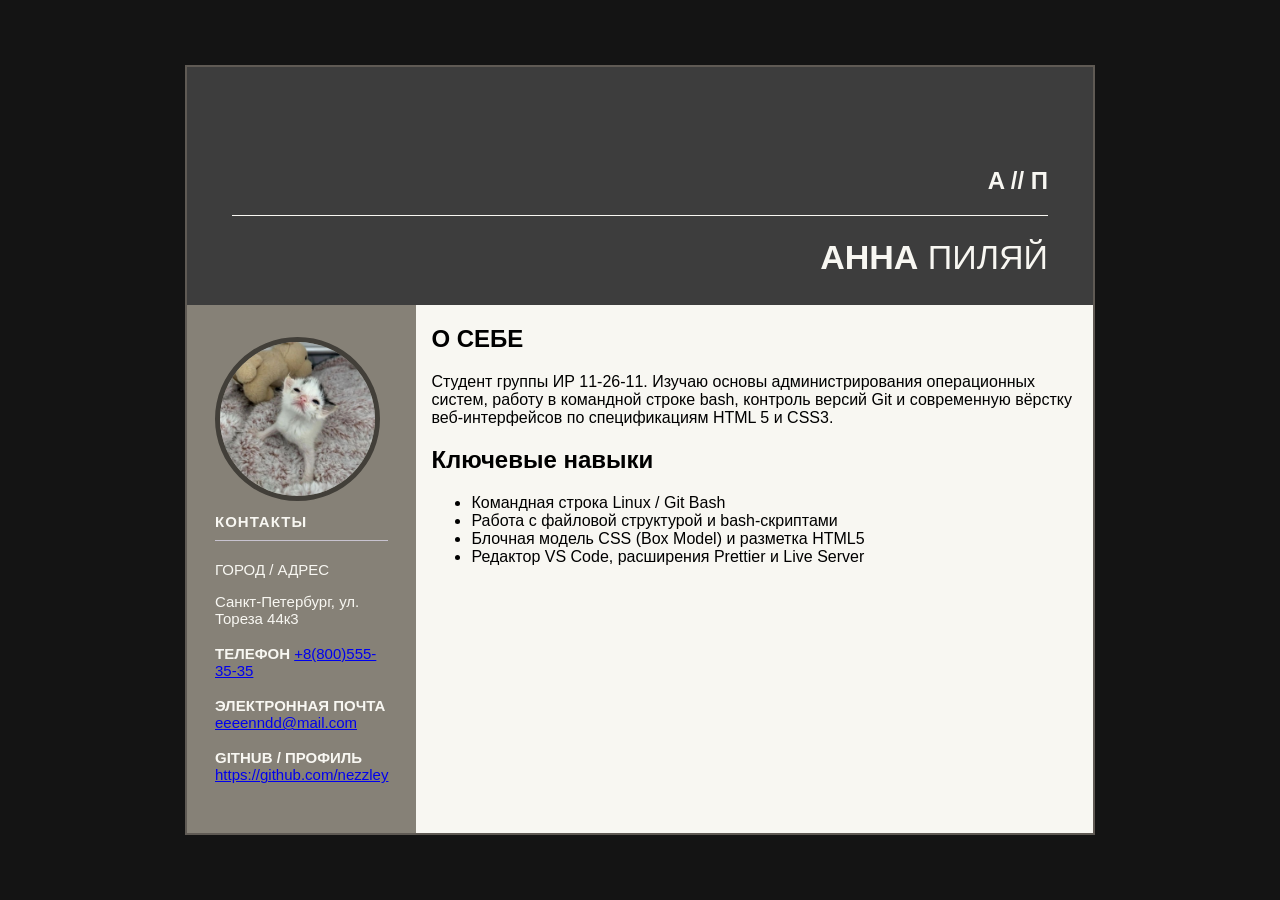
<file: PR 5/index.html>
<!DOCTYPE html>
<html lang="ru">
<head>
    <meta charset="UTF-8">
    <meta name="viewport" content="width=device-width, initial-scale=1.0">
    <title>визитка</title>
    <link rel="stylesheet" href="style.css">
</head>
<body>
    <div class="resume">
        <header>
            <div class="logo">A // П</div>
            <h1><strong>Анна</strong> Пиляй</h1>
        </header>
            <div class="content">
            <aside class="sibar">
                <img src="cb1ba4a08e3291b3bfa7485960517364.jpg" alt="я" class="etoya">
                <h2 class="sibar-title">КОНТАКТЫ</h2>
            <div class="contact">ГОРОД / АДРЕС 
                <p>Санкт-Петербург, ул. Тореза 44к3</p> 
            </div>
            <div class="contact">
                <strong>ТЕЛЕФОН</strong>
                <a href="tel: +88005553535"> +8(800)555-35-35 </a>
            </div>
            <div class="contact">
                <strong>ЭЛЕКТРОННАЯ ПОЧТА</strong>
                <a href="mailto:eeeenndd@gmail.com">eeeenndd@mail.com</a>
            </div>

            <div class="contact">
                <strong>GITHUB / ПРОФИЛЬ</strong>
                <a href="https://github.com/nezzley">https://github.com/nezzley</a>
            </div>
        </aside>

        <main> 
            <section>
                <h2>О СЕБЕ</h2>
                <p>Студент группы ИР 11-26-11. Изучаю основы администрирования операционных систем, работу в командной строке bash, контроль версий Git и современную вёрстку веб-интерфейсов по спецификациям HTML 5  и CSS3. </p>
            </section>

            <section>
                <h2>Ключевые навыки</h2>
                <ul>
                    <li>Командная строка Linux / Git Bash</li>
                    <li>Работа с файловой структурой и bash-скриптами</li>
                    <li>Блочная модель CSS (Box Model) и разметка HTML5</li>
                    <li>Редактор VS Code, расширения Prettier и Live Server</li>
                </ul>
            </section>
        </main>
        </div>
    </div>
   
</body>
</html>
</file>
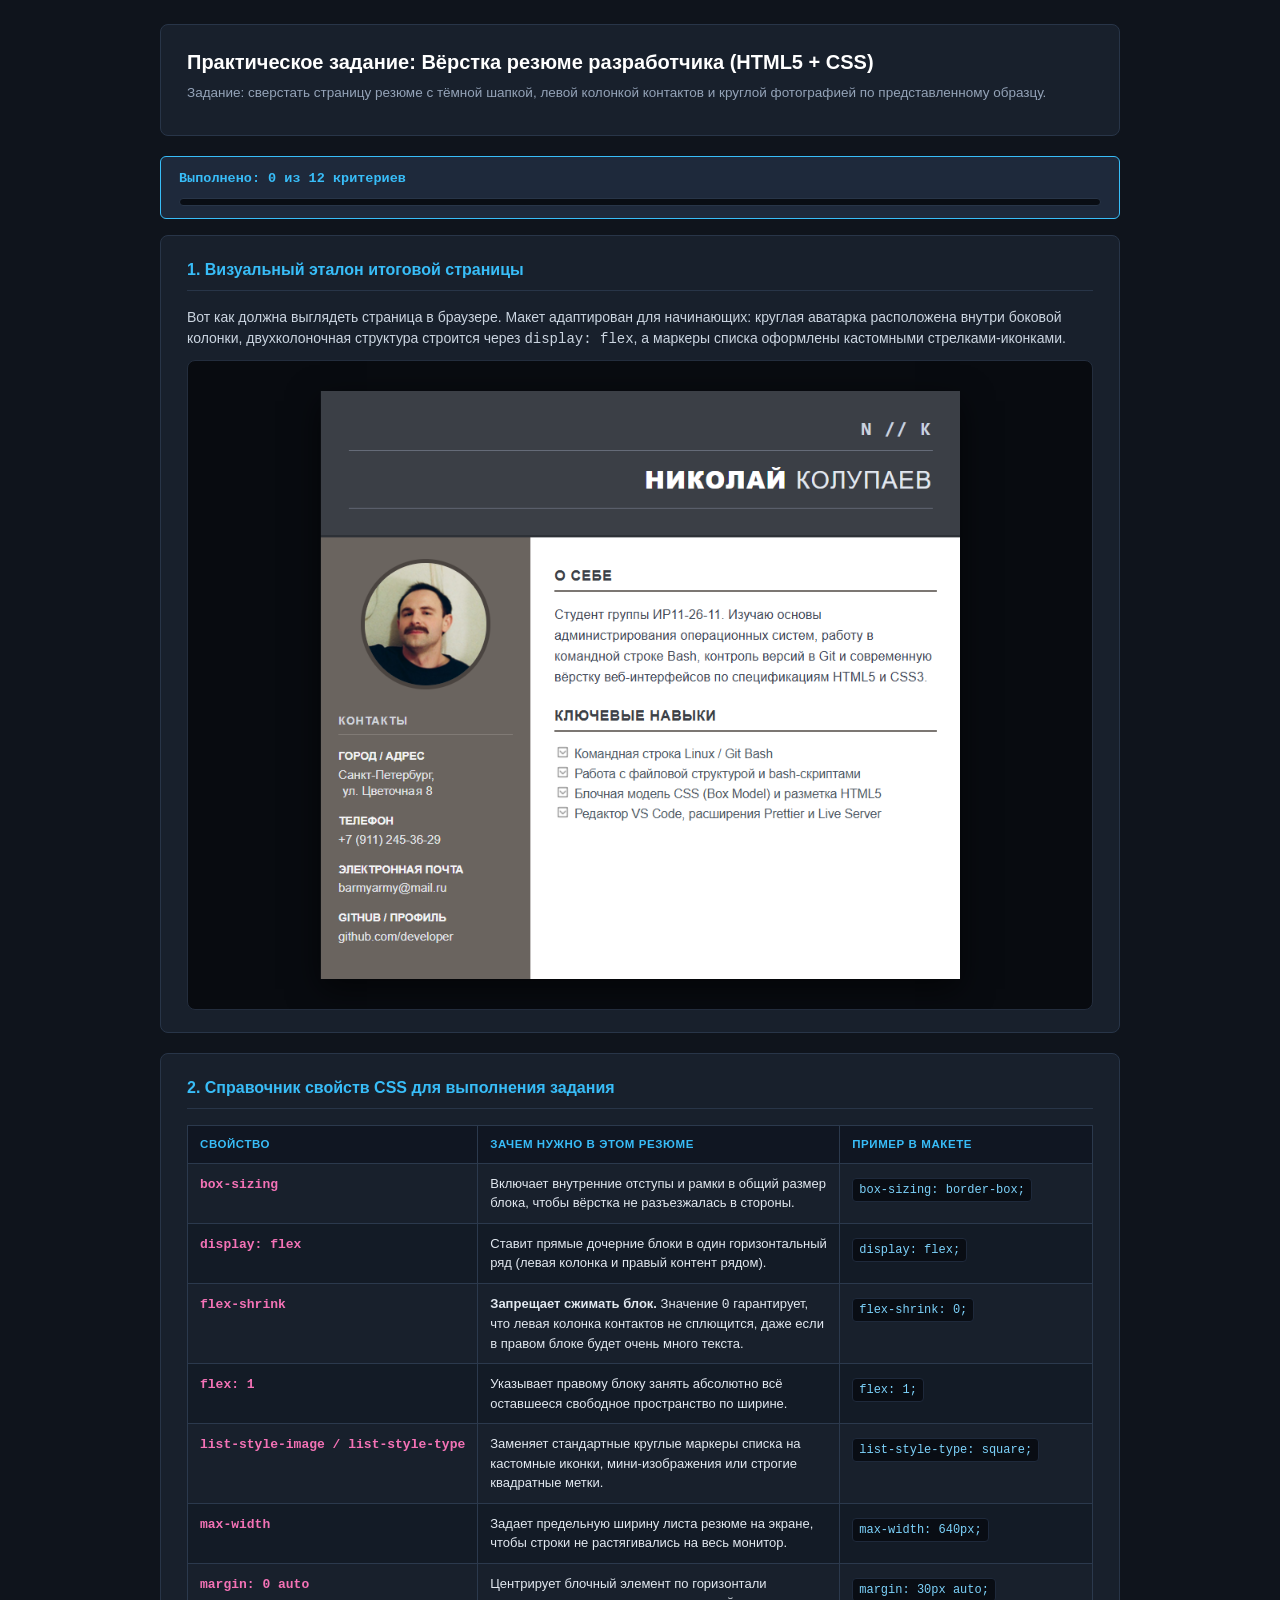
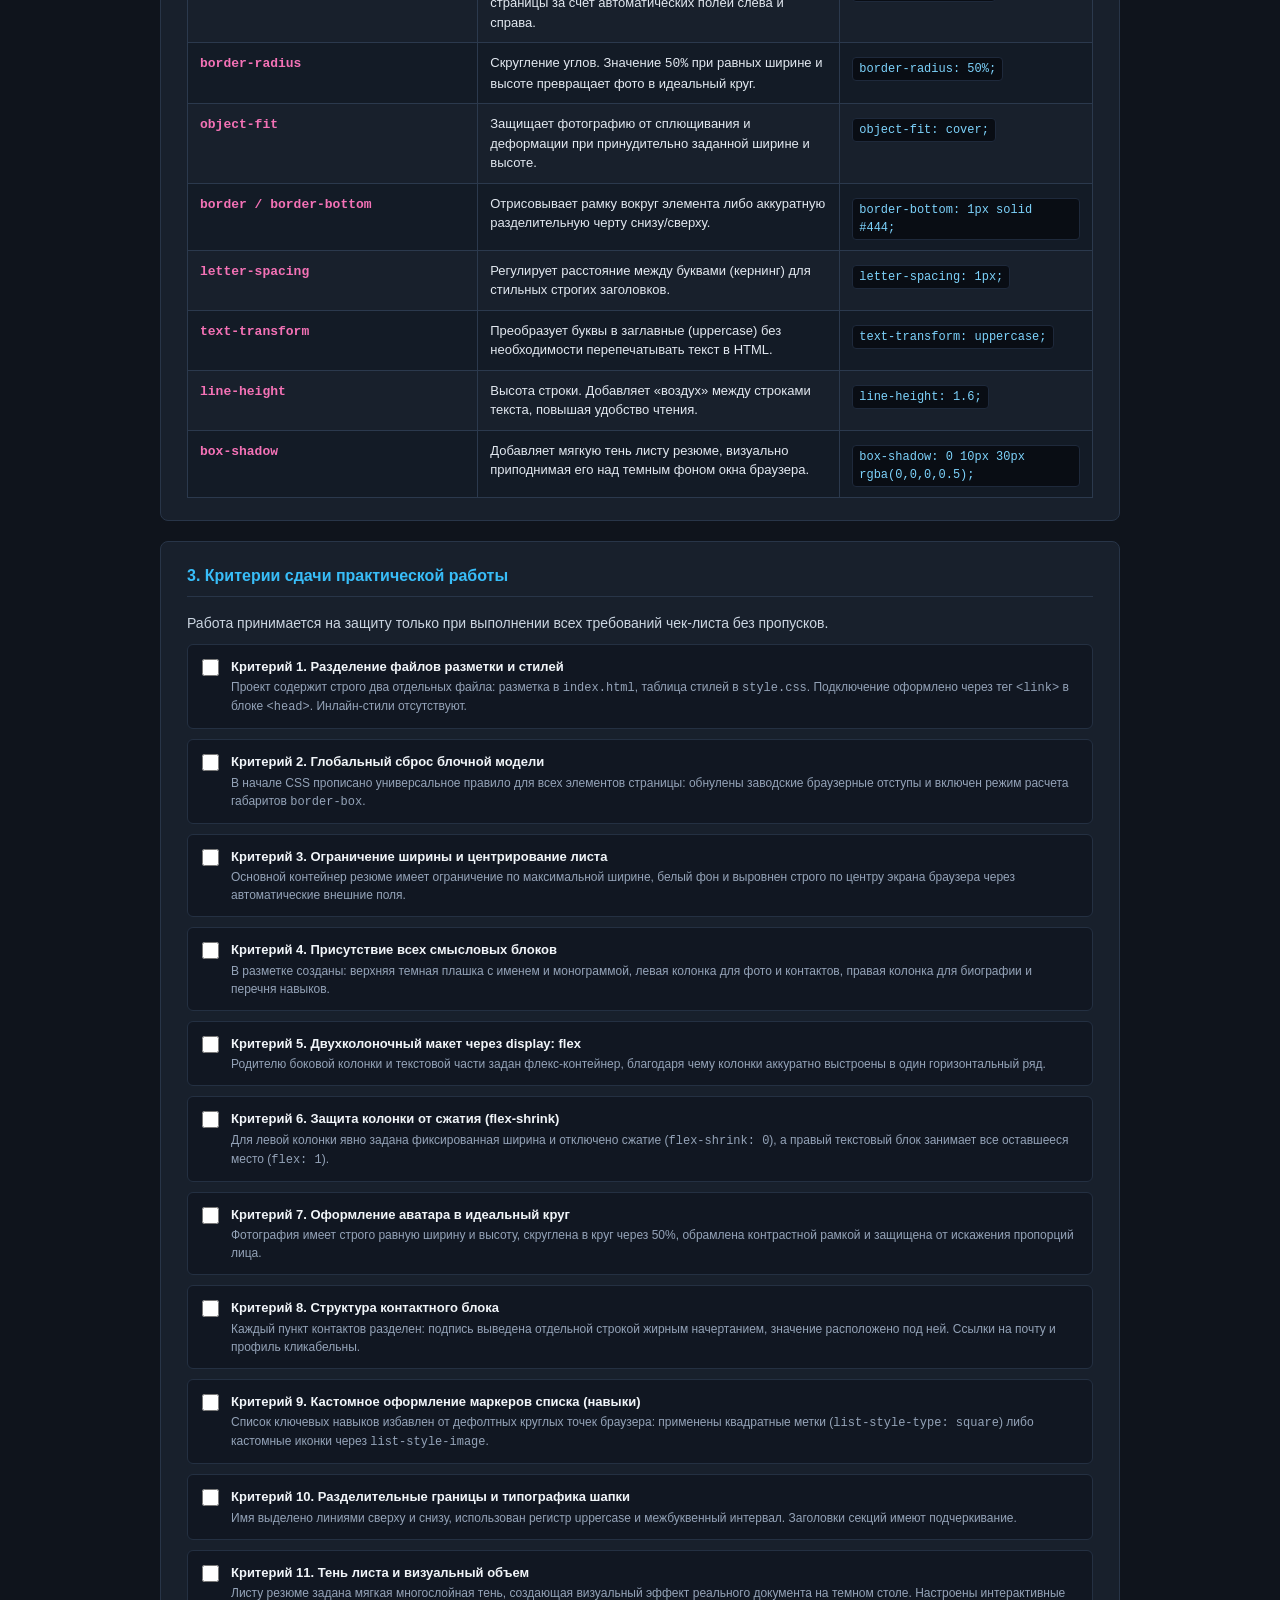
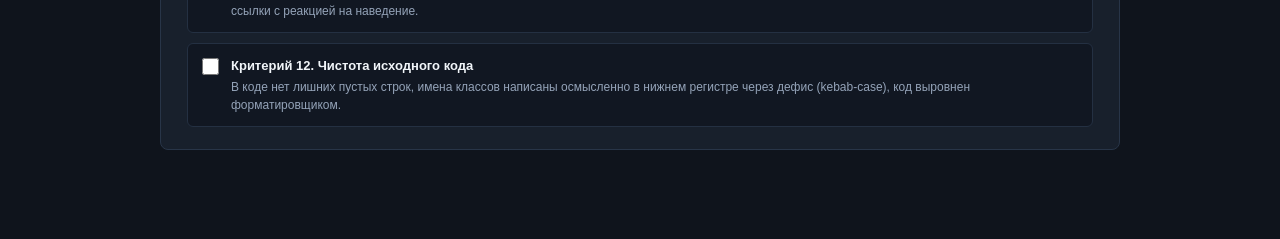
<file: PR 5/ПР5 Сборка страницы-визитки (HTML).html>
<!DOCTYPE html>
<html lang="ru">
<head>
  <meta charset="UTF-8">
  <meta name="viewport" content="width=device-width, initial-scale=1.0">
  <title>Практическая работа: Стилизация страницы резюме (HTML + CSS)</title>
  <style>
    * {
      box-sizing: border-box;
      margin: 0;
      padding: 0;
    }

    body {
      background-color: #0f141c;
      color: #e2e8f0;
      font-family: Arial, "Helvetica Neue", sans-serif;
      font-size: 14px;
      line-height: 1.5;
      padding: 24px 16px 80px;
    }

    .container {
      max-width: 960px;
      margin: 0 auto;
    }

    header.task-header {
      background: #18202c;
      border: 1px solid #283548;
      border-radius: 8px;
      padding: 22px 26px;
      margin-bottom: 20px;
    }

    h1 {
      font-size: 20px;
      font-weight: bold;
      color: #ffffff;
      margin-bottom: 6px;
    }

    .subtitle {
      font-size: 13.5px;
      color: #94a3b8;
    }

    .grid-wrap {
      display: flex;
      flex-direction: column;
      gap: 20px;
    }

    .panel {
      background: #18202c;
      border: 1px solid #283548;
      border-radius: 8px;
      padding: 22px 26px;
    }

    h2 {
      font-size: 16px;
      font-weight: bold;
      color: #38bdf8;
      border-bottom: 1px solid #283548;
      padding-bottom: 8px;
      margin-bottom: 16px;
    }

    h3 {
      font-size: 14px;
      font-weight: bold;
      color: #f1f5f9;
      margin: 16px 0 8px;
    }

    p {
      margin-bottom: 10px;
      color: #cbd5e1;
    }

    /* Таблица справочника свойств */
    .prop-table {
      width: 100%;
      border-collapse: collapse;
      margin-top: 10px;
      font-size: 13px;
    }

    .prop-table th,
    .prop-table td {
      border: 1px solid #2b394d;
      padding: 10px 12px;
      text-align: left;
      vertical-align: top;
    }

    .prop-table th {
      background: #101622;
      color: #38bdf8;
      font-weight: bold;
      text-transform: uppercase;
      font-size: 11.5px;
      letter-spacing: 0.05em;
    }

    .prop-table tr:nth-child(even) {
      background: #131b26;
    }

    .prop-name {
      font-family: monospace;
      color: #f472b6;
      font-weight: bold;
      white-space: nowrap;
    }

    .prop-example {
      font-family: monospace;
      color: #7dd3fc;
      background: #090d14;
      padding: 2px 6px;
      border-radius: 4px;
      border: 1px solid #1e293b;
      display: inline-block;
      margin-top: 4px;
      font-size: 12px;
    }

    /* Живой образец макета резюме */
    .preview-sandbox {
      background: #080b10;
      border: 1px solid #232d3d;
      border-radius: 8px;
      padding: 30px 16px;
      display: flex;
      justify-content: center;
      margin-top: 10px;
      overflow-x: auto;
    }

  
    .cv-paper {
      width: 100%;
      max-width: 640px;
      background: #ffffff;
      color: #222222;
      box-shadow: 0 10px 30px rgba(0, 0, 0, 0.6);
      font-family: Arial, "Helvetica Neue", sans-serif;
    }
    .cv-paper div {
        height: min-content;
        font-size: 0;
    }
    .cv-paper img {
        max-width: 100%;
        
        
    }

  

    .task-checklist {
      display: flex;
      flex-direction: column;
      gap: 10px;
      margin-top: 10px;
    }

    .check-item {
      display: flex;
      align-items: flex-start;
      gap: 12px;
      background: #111722;
      border: 1px solid #243042;
      border-radius: 6px;
      padding: 12px 14px;
      cursor: pointer;
      user-select: none;
    }

    .check-item:hover {
      border-color: #38bdf8;
    }

    .check-item.done {
      background: #0d1e1c;
      border-color: #059669;
    }

    .check-item input[type="checkbox"] {
      width: 17px;
      height: 17px;
      margin-top: 2px;
      accent-color: #10b981;
      cursor: pointer;
    }

    .check-body {
      flex: 1;
    }

    .check-title {
      font-weight: bold;
      color: #f1f5f9;
      font-size: 13px;
      margin-bottom: 2px;
    }

    .check-desc {
      font-size: 12px;
      color: #94a3b8;
    }

    .progress-bar-wrap {
      
      top: 12px;
      z-index: 100;
      background: #1e293b;
      border: 1px solid #38bdf8;
      border-radius: 6px;
      padding: 12px 18px;
      display: flex;
      flex-direction: column;
      gap: 8px;
      margin-bottom: 16px;
    }

    .progress-labels {
      display: flex;
      justify-content: space-between;
      align-items: center;
      font-weight: bold;
      font-size: 13.5px;
    }

    .progress-track {
      width: 100%;
      height: 8px;
      background: #090d14;
      border: 1px solid #283548;
      border-radius: 4px;
      overflow: hidden;
    }

    .progress-fill {
      height: 100%;
      width: 0%;
      background: #38bdf8;
      transition: width 0.25s ease, background-color 0.25s ease;
    }

    .code-panel {
      background: #090d14;
      border: 1px solid #232d3d;
      border-radius: 6px;
      padding: 14px;
      font-family: monospace;
      font-size: 12px;
      color: #cbd5e1;
      line-height: 1.45;
      overflow-x: auto;
      margin-top: 8px;
    }

    .code-label {
      color: #38bdf8;
      font-weight: bold;
      margin-bottom: 6px;
    }
  </style>
</head>
<body>

<div class="container">

  <header class="task-header">
    <h1>Практическое задание: Вёрстка резюме разработчика (HTML5 + CSS)</h1>
    <p class="subtitle">
      Задание: сверстать страницу резюме с тёмной шапкой, левой колонкой контактов и круглой фотографией по представленному образцу.
    </p>
  </header>

  <div class="progress-bar-wrap">
    <div class="progress-labels">
      
      <span id="progress-text" style="color: #38bdf8; font-family: monospace;">Выполнено: 0 из 12 критериев</span>
    </div>
    <div class="progress-track">
      <div class="progress-fill" id="progress-bar"></div>
    </div>
  </div>

  <div class="grid-wrap">

    <!-- РАЗДЕЛ 1: ОБРАЗЕЦ МАКЕТА -->
    <section class="panel">
      <h2>1. Визуальный эталон итоговой страницы</h2>
      <p>
        Вот как должна выглядеть страница в браузере. Макет адаптирован для начинающих: круглая аватарка расположена внутри боковой колонки, двухколоночная структура строится через <code>display: flex</code>, а маркеры списка оформлены кастомными стрелками-иконками.
      </p>

      <div class="preview-sandbox">
        <div class="cv-paper">
            <div><img src="cv.png" alt=""></div>
        </div>
      </div>
    </section>

    <!-- РАЗДЕЛ 2: СПРАВОЧНИК СВОЙСТВ -->
    <section class="panel">
      <h2>2. Справочник свойств CSS для выполнения задания</h2>
      <table class="prop-table">
        <thead>
          <tr>
            <th style="width: 25%;">Свойство</th>
            <th style="width: 45%;">Зачем нужно в этом резюме</th>
            <th style="width: 30%;">Пример в макете</th>
          </tr>
        </thead>
        <tbody>
          <tr>
            <td><span class="prop-name">box-sizing</span></td>
            <td>Включает внутренние отступы и рамки в общий размер блока, чтобы вёрстка не разъезжалась в стороны.</td>
            <td><span class="prop-example">box-sizing: border-box;</span></td>
          </tr>
          <tr>
            <td><span class="prop-name">display: flex</span></td>
            <td>Ставит прямые дочерние блоки в один горизонтальный ряд (левая колонка и правый контент рядом).</td>
            <td><span class="prop-example">display: flex;</span></td>
          </tr>
          <tr>
            <td><span class="prop-name">flex-shrink</span></td>
            <td><strong>Запрещает сжимать блок.</strong> Значение <code>0</code> гарантирует, что левая колонка контактов не сплющится, даже если в правом блоке будет очень много текста.</td>
            <td><span class="prop-example">flex-shrink: 0;</span></td>
          </tr>
          <tr>
            <td><span class="prop-name">flex: 1</span></td>
            <td>Указывает правому блоку занять абсолютно всё оставшееся свободное пространство по ширине.</td>
            <td><span class="prop-example">flex: 1;</span></td>
          </tr>
          <tr>
            <td><span class="prop-name">list-style-image / list-style-type</span></td>
            <td>Заменяет стандартные круглые маркеры списка на кастомные иконки, мини-изображения или строгие квадратные метки.</td>
            <td><span class="prop-example">list-style-type: square;</span></td>
          </tr>
          <tr>
            <td><span class="prop-name">max-width</span></td>
            <td>Задает предельную ширину листа резюме на экране, чтобы строки не растягивались на весь монитор.</td>
            <td><span class="prop-example">max-width: 640px;</span></td>
          </tr>
          <tr>
            <td><span class="prop-name">margin: 0 auto</span></td>
            <td>Центрирует блочный элемент по горизонтали страницы за счет автоматических полей слева и справа.</td>
            <td><span class="prop-example">margin: 30px auto;</span></td>
          </tr>
          <tr>
            <td><span class="prop-name">border-radius</span></td>
            <td>Скругление углов. Значение <code>50%</code> при равных ширине и высоте превращает фото в идеальный круг.</td>
            <td><span class="prop-example">border-radius: 50%;</span></td>
          </tr>
          <tr>
            <td><span class="prop-name">object-fit</span></td>
            <td>Защищает фотографию от сплющивания и деформации при принудительно заданной ширине и высоте.</td>
            <td><span class="prop-example">object-fit: cover;</span></td>
          </tr>
          <tr>
            <td><span class="prop-name">border / border-bottom</span></td>
            <td>Отрисовывает рамку вокруг элемента либо аккуратную разделительную черту снизу/сверху.</td>
            <td><span class="prop-example">border-bottom: 1px solid #444;</span></td>
          </tr>
          <tr>
            <td><span class="prop-name">letter-spacing</span></td>
            <td>Регулирует расстояние между буквами (кернинг) для стильных строгих заголовков.</td>
            <td><span class="prop-example">letter-spacing: 1px;</span></td>
          </tr>
          <tr>
            <td><span class="prop-name">text-transform</span></td>
            <td>Преобразует буквы в заглавные (uppercase) без необходимости перепечатывать текст в HTML.</td>
            <td><span class="prop-example">text-transform: uppercase;</span></td>
          </tr>
          <tr>
            <td><span class="prop-name">line-height</span></td>
            <td>Высота строки. Добавляет «воздух» между строками текста, повышая удобство чтения.</td>
            <td><span class="prop-example">line-height: 1.6;</span></td>
          </tr>
          <tr>
            <td><span class="prop-name">box-shadow</span></td>
            <td>Добавляет мягкую тень листу резюме, визуально приподнимая его над темным фоном окна браузера.</td>
            <td><span class="prop-example">box-shadow: 0 10px 30px rgba(0,0,0,0.5);</span></td>
          </tr>
        </tbody>
      </table>
    </section>

    <!-- РАЗДЕЛ 3: КРИТЕРИИ И ЧЕК-ЛИСТ СДАЧИ -->
    <section class="panel">
      <h2>3. Критерии сдачи практической работы</h2>
      <p>
        Работа принимается на защиту только при выполнении всех требований чек-листа без пропусков.
      </p>

      <div class="task-checklist">

        <label class="check-item">
          <input type="checkbox" class="task-box">
          <div class="check-body">
            <div class="check-title">Критерий 1. Разделение файлов разметки и стилей</div>
            <div class="check-desc">Проект содержит строго два отдельных файла: разметка в <code>index.html</code>, таблица стилей в <code>style.css</code>. Подключение оформлено через тег <code>&lt;link&gt;</code> в блоке <code>&lt;head&gt;</code>. Инлайн-стили отсутствуют.</div>
          </div>
        </label>

        <label class="check-item">
          <input type="checkbox" class="task-box">
          <div class="check-body">
            <div class="check-title">Критерий 2. Глобальный сброс блочной модели</div>
            <div class="check-desc">В начале CSS прописано универсальное правило для всех элементов страницы: обнулены заводские браузерные отступы и включен режим расчета габаритов <code>border-box</code>.</div>
          </div>
        </label>

        <label class="check-item">
          <input type="checkbox" class="task-box">
          <div class="check-body">
            <div class="check-title">Критерий 3. Ограничение ширины и центрирование листа</div>
            <div class="check-desc">Основной контейнер резюме имеет ограничение по максимальной ширине, белый фон и выровнен строго по центру экрана браузера через автоматические внешние поля.</div>
          </div>
        </label>

        <label class="check-item">
          <input type="checkbox" class="task-box">
          <div class="check-body">
            <div class="check-title">Критерий 4. Присутствие всех смысловых блоков</div>
            <div class="check-desc">В разметке созданы: верхняя темная плашка с именем и монограммой, левая колонка для фото и контактов, правая колонка для биографии и перечня навыков.</div>
          </div>
        </label>

        <label class="check-item">
          <input type="checkbox" class="task-box">
          <div class="check-body">
            <div class="check-title">Критерий 5. Двухколоночный макет через display: flex</div>
            <div class="check-desc">Родителю боковой колонки и текстовой части задан флекс-контейнер, благодаря чему колонки аккуратно выстроены в один горизонтальный ряд.</div>
          </div>
        </label>

        <label class="check-item">
          <input type="checkbox" class="task-box">
          <div class="check-body">
            <div class="check-title">Критерий 6. Защита колонки от сжатия (flex-shrink)</div>
            <div class="check-desc">Для левой колонки явно задана фиксированная ширина и отключено сжатие (<code>flex-shrink: 0</code>), а правый текстовый блок занимает все оставшееся место (<code>flex: 1</code>).</div>
          </div>
        </label>

        <label class="check-item">
          <input type="checkbox" class="task-box">
          <div class="check-body">
            <div class="check-title">Критерий 7. Оформление аватара в идеальный круг</div>
            <div class="check-desc">Фотография имеет строго равную ширину и высоту, скруглена в круг через 50%, обрамлена контрастной рамкой и защищена от искажения пропорций лица.</div>
          </div>
        </label>

        <label class="check-item">
          <input type="checkbox" class="task-box">
          <div class="check-body">
            <div class="check-title">Критерий 8. Структура контактного блока</div>
            <div class="check-desc">Каждый пункт контактов разделен: подпись выведена отдельной строкой жирным начертанием, значение расположено под ней. Ссылки на почту и профиль кликабельны.</div>
          </div>
        </label>

        <label class="check-item">
          <input type="checkbox" class="task-box">
          <div class="check-body">
            <div class="check-title">Критерий 9. Кастомное оформление маркеров списка (навыки)</div>
            <div class="check-desc">Список ключевых навыков избавлен от дефолтных круглых точек браузера: применены квадратные метки (<code>list-style-type: square</code>) либо кастомные иконки через <code>list-style-image</code>.</div>
          </div>
        </label>

        <label class="check-item">
          <input type="checkbox" class="task-box">
          <div class="check-body">
            <div class="check-title">Критерий 10. Разделительные границы и типографика шапки</div>
            <div class="check-desc">Имя выделено линиями сверху и снизу, использован регистр uppercase и межбуквенный интервал. Заголовки секций имеют подчеркивание.</div>
          </div>
        </label>

        <label class="check-item">
          <input type="checkbox" class="task-box">
          <div class="check-body">
            <div class="check-title">Критерий 11. Тень листа и визуальный объем</div>
            <div class="check-desc">Листу резюме задана мягкая многослойная тень, создающая визуальный эффект реального документа на темном столе. Настроены интерактивные ссылки с реакцией на наведение.</div>
          </div>
        </label>

        <label class="check-item">
          <input type="checkbox" class="task-box">
          <div class="check-body">
            <div class="check-title">Критерий 12. Чистота исходного кода</div>
            <div class="check-desc">В коде нет лишних пустых строк, имена классов написаны осмысленно в нижнем регистре через дефис (kebab-case), код выровнен форматировщиком.</div>
          </div>
        </label>

      </div>
    </section>

  </div>

</div>

<script>
  const checkboxes = document.querySelectorAll('.task-box');
  const progressText = document.getElementById('progress-text');
  const progressBar = document.getElementById('progress-bar');

  function updateProgress() {
    let checkedCount = 0;
    const totalCount = checkboxes.length;

    checkboxes.forEach(cb => {
      const parent = cb.closest('.check-item');
      if (cb.checked) {
        parent.classList.add('done');
        checkedCount++;
      } else {
        parent.classList.remove('done');
      }
    });

    const percent = Math.round((checkedCount / totalCount) * 100);
    progressBar.style.width = percent + '%';
    progressText.textContent = `Выполнено: ${checkedCount} из ${totalCount} критериев (${percent}%)`;

    if (checkedCount === totalCount) {
      progressBar.style.backgroundColor = '#10b981';
      progressText.style.color = '#34d399';
    } else {
      progressBar.style.backgroundColor = '#38bdf8';
      progressText.style.color = '#38bdf8';
    }
  }

  checkboxes.forEach(cb => {
    cb.addEventListener('change', updateProgress);
  });
</script>

</body>
</html>
</file>
<file: PR 5/style.css>
* {
    box-sizing: border-box;
}

body {
    margin: 0 auto;
    min-height: 100vh;
    display: flex;
    justify-content: center;
    align-items: center;
    padding: 30px 15px;
    background-color: rgb(243, 241, 237);
    font-family: Verdana, Geneva, Tahoma, sans-serif;
    width: 940px;
    max-width: 100%;
    background: #141414;
}

.resume {
    border: 2px solid #5f5a54;
    background: #f8f7f2;
}

header { 
    background:rgb(61, 61, 61);
    color: #f8f7f2;
    padding: 100px 45px 28px;
    
}


.logo {
    text-align: right;
    font-size: 24px;
    font-weight: bold;
    padding-bottom: 20px;
    border-bottom: 1px solid #f8f7f2;
}

h1 {
    margin:  22px 0 0;
    text-align: right;
    text-transform: uppercase;
    font-size: 34px;
    font-weight: normal;
}

h1 strong {
    font-weight: 800;
}

.content {
    display: flex;
    grid-template-columns: 32%;
    min-height: 500px;
}

.sibar {
    font-size: 15px;
    color: #f8f7f2;
    padding: 32px 28px;
    background-color: rgb(134, 129, 119);
}

.sibar-title {
    font-size: 15px;
    font-weight: bold;
    letter-spacing: 1px;
    padding-bottom: 10px;
    margin-bottom: 20px;
    border-bottom: 1px solid #c8c3d0;
}

.contact {
    margin-bottom: 18px;
}

/* .contact strong {
    display: block;
    font-size: 12px;
    margin-bottom: 6px;
}

.contact p, .contact a {
    display: block;
    margin: 0;
    color: white;
    font-size: 14px;
    line-height: 1.5;
    text-decoration: none;
    overflow-wrap: anywhere;
} */

.contact a:hover {
    text-decoration: underline;
}

main {
    padding-left: 15px;
}

.etoya { 
    border-radius: 50%;
    display: block;
    width: 165px;
    max-width: 100%;
    border: 5px solid rgb(66, 63, 57);
}

li::before {
    
}
</file>
